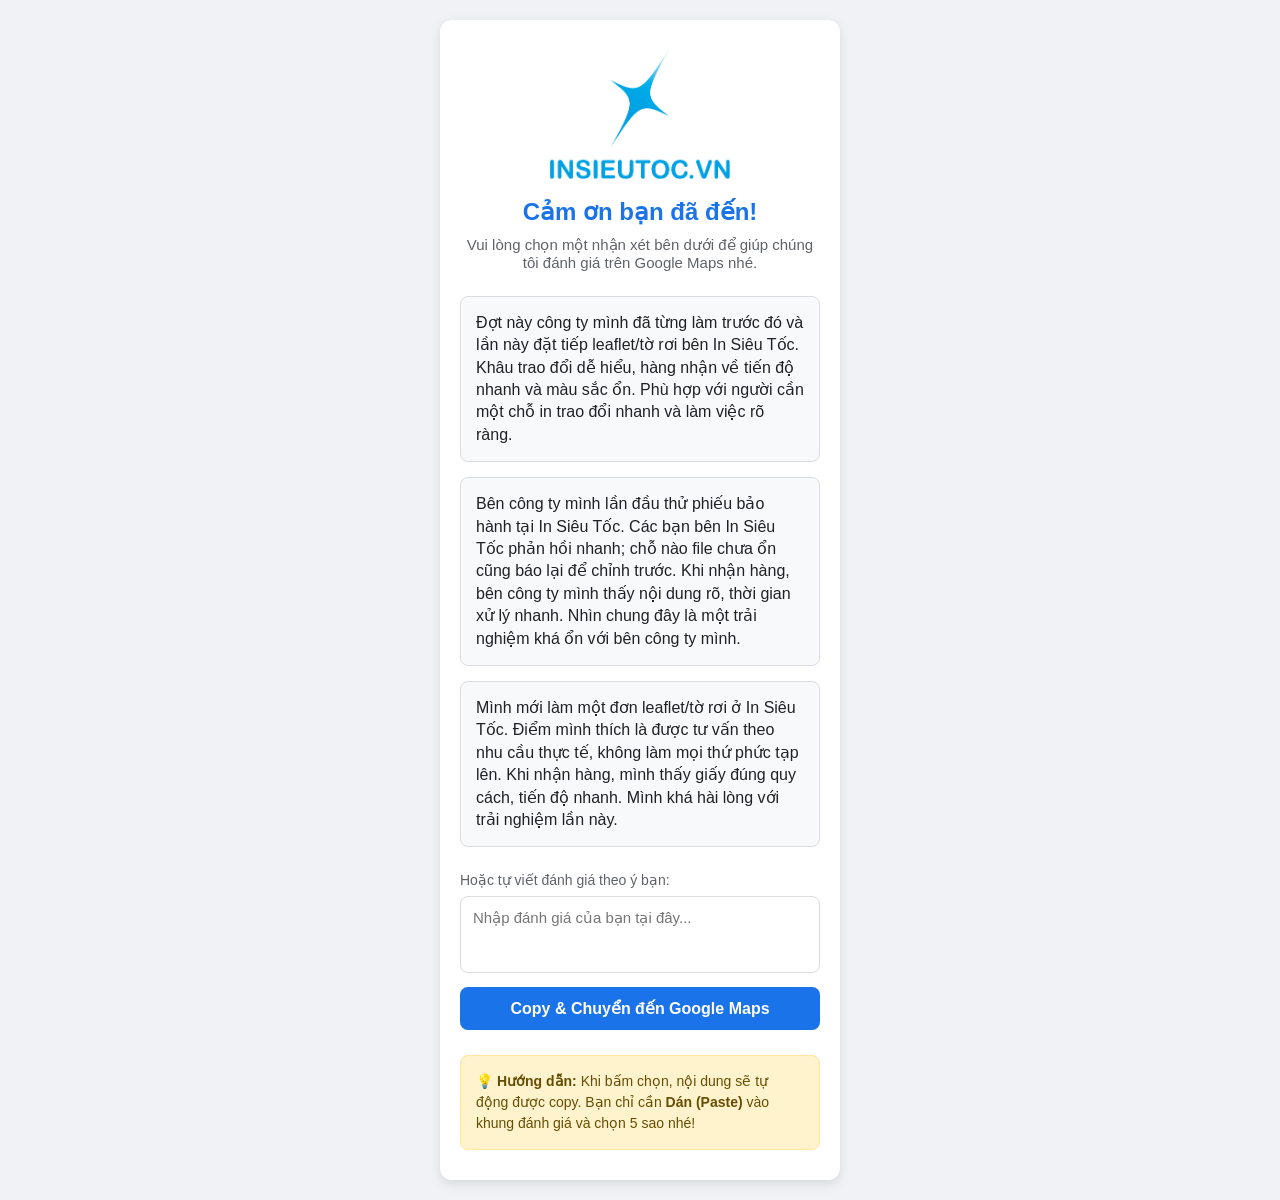
<file: index.html>
<!DOCTYPE html>
<html lang="vi">
<head>
    <meta charset="UTF-8">
    <meta name="viewport" content="width=device-width, initial-scale=1.0">
    <title>Đánh giá dịch vụ</title>
    <link rel="stylesheet" href="style.css">
</head>
<body>
    <div class="container">
        <div class="header">
            <img src="logo.png" alt="Logo INSIEUTOC.VN" class="company-logo">
            <h2>Cảm ơn bạn đã đến!</h2>
            <p>Vui lòng chọn một nhận xét bên dưới để giúp chúng tôi đánh giá trên Google Maps nhé.</p>
        </div>

        <div id="suggestions-container" class="suggestions">
            <!-- Các nút gợi ý sẽ được Javascript thêm vào đây -->
        </div>

        <div class="custom-review">
            <p>Hoặc tự viết đánh giá theo ý bạn:</p>
            <textarea id="custom-text" rows="3" placeholder="Nhập đánh giá của bạn tại đây..."></textarea>
            <button id="custom-btn" class="custom-btn" onclick="handleCustomSubmit()">Copy & Chuyển đến Google Maps</button>
        </div>

        <div class="instructions">
            <p>💡 <b>Hướng dẫn:</b> Khi bấm chọn, nội dung sẽ tự động được copy. Bạn chỉ cần <b>Dán (Paste)</b> vào khung đánh giá và chọn 5 sao nhé!</p>
        </div>
    </div>

    <!-- Thông báo nhỏ nhắn (Toast) -->
    <div id="toast" class="toast hidden">Đã chép nội dung! Đang chuyển hướng...</div>

    <script src="app.js"></script>
</body>
</html>
</file>
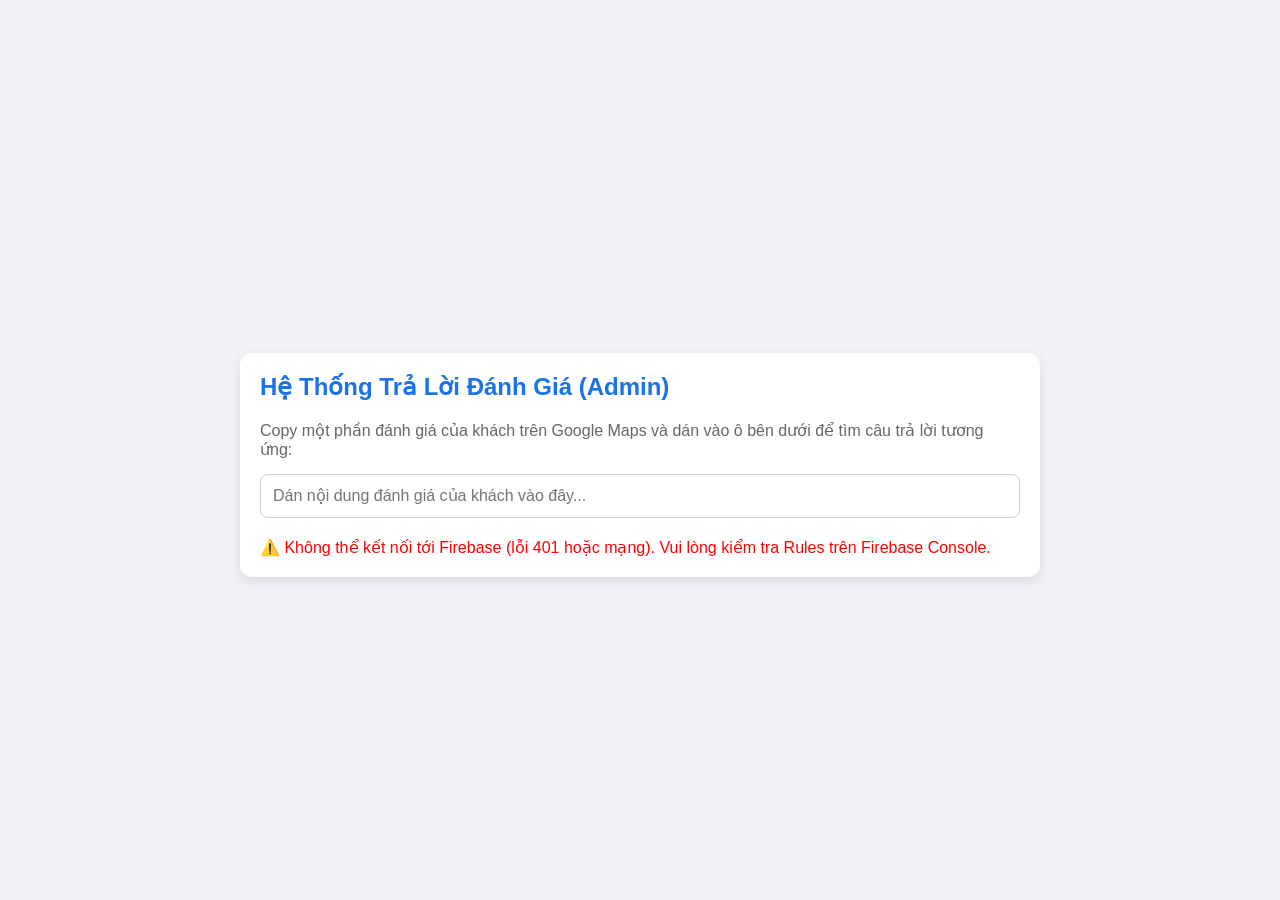
<file: admin.html>
<!DOCTYPE html>
<html lang="vi">
<head>
    <meta charset="UTF-8">
    <meta name="viewport" content="width=device-width, initial-scale=1.0">
    <title>Quản Trị - Trả Lời Đánh Giá</title>
    <link rel="stylesheet" href="style.css">
    <style>
        .admin-container { max-width: 800px; margin: auto; padding: 20px; background: white; border-radius: 12px; box-shadow: 0 4px 12px rgba(0,0,0,0.1); }
        .search-box { width: 100%; padding: 12px; font-size: 16px; border: 1px solid #ccc; border-radius: 8px; margin-bottom: 20px; }
        .review-card { border: 1px solid #e0e0e0; padding: 15px; margin-bottom: 15px; border-radius: 8px; text-align: left;}
        .review-text { font-style: italic; color: #555; margin-bottom: 10px; padding-bottom: 10px; border-bottom: 1px dashed #ccc;}
        .reply-text { font-weight: bold; color: #1a73e8; margin-bottom: 15px;}
        .btn-group { display: flex; gap: 10px; }
        .btn { padding: 10px 15px; border: none; border-radius: 5px; cursor: pointer; color: white; font-weight: bold;}
        .btn-copy { background-color: #1a73e8; }
        .btn-done { background-color: #34a853; }
        #no-result { display: none; color: red; }
    </style>
</head>
<body style="align-items: flex-start; padding-top: 50px;">
    <div class="admin-container">
        <h2 style="color: #1a73e8; margin-bottom: 20px;">Hệ Thống Trả Lời Đánh Giá (Admin)</h2>
        <p style="margin-bottom: 15px; color: #666;">Copy một phần đánh giá của khách trên Google Maps và dán vào ô bên dưới để tìm câu trả lời tương ứng:</p>
        
        <input type="text" id="search" class="search-box" placeholder="Dán nội dung đánh giá của khách vào đây..." oninput="filterReviews()">
        
        <p id="no-result">Không tìm thấy đánh giá này trong hệ thống (Có thể khách tự gõ tay hoặc chưa được đồng bộ).</p>

        <div id="results-container">
            <!-- Kết quả sẽ hiện ở đây -->
        </div>
    </div>

    <!-- Toast Notification -->
    <div id="toast" class="toast hidden">Đã chép câu trả lời!</div>

    <script src="admin.js"></script>
</body>
</html>
</file>
<file: style.css>
* {
    box-sizing: border-box;
    margin: 0;
    padding: 0;
    font-family: 'Segoe UI', Tahoma, Geneva, Verdana, sans-serif;
}

body {
    background-color: #f0f2f5;
    display: flex;
    justify-content: center;
    align-items: center;
    min-height: 100vh;
    padding: 20px;
}

.container {
    background-color: #fff;
    border-radius: 12px;
    box-shadow: 0 4px 12px rgba(0,0,0,0.1);
    width: 100%;
    max-width: 400px;
    padding: 30px 20px;
    text-align: center;
}

.company-logo {
    max-width: 180px;
    height: auto;
    margin-bottom: 15px;
    object-fit: contain;
}

.header h2 {
    color: #1a73e8;
    margin-bottom: 10px;
}

.header p {
    color: #5f6368;
    font-size: 15px;
    margin-bottom: 25px;
}

.suggestions {
    display: flex;
    flex-direction: column;
    gap: 15px;
    margin-bottom: 25px;
}

.suggestion-btn {
    background-color: #f8f9fa;
    border: 1px solid #dadce0;
    border-radius: 8px;
    padding: 15px;
    font-size: 16px;
    color: #202124;
    cursor: pointer;
    transition: all 0.2s ease;
    text-align: left;
    position: relative;
    line-height: 1.4;
}

.suggestion-btn:hover {
    background-color: #e8f0fe;
    border-color: #1a73e8;
}

.suggestion-btn:active {
    background-color: #d2e3fc;
}

.custom-review {
    margin-bottom: 25px;
    text-align: left;
}

.custom-review p {
    color: #5f6368;
    font-size: 14px;
    margin-bottom: 8px;
    font-weight: 500;
}

#custom-text {
    width: 100%;
    padding: 12px;
    border: 1px solid #dadce0;
    border-radius: 8px;
    font-size: 15px;
    resize: none;
    margin-bottom: 10px;
    font-family: inherit;
}

#custom-text:focus {
    outline: none;
    border-color: #1a73e8;
}

.custom-btn {
    width: 100%;
    background-color: #1a73e8;
    color: white;
    border: none;
    border-radius: 8px;
    padding: 12px;
    font-size: 16px;
    font-weight: bold;
    cursor: pointer;
    transition: background-color 0.2s;
}

.custom-btn:hover {
    background-color: #1557b0;
}

.instructions {
    background-color: #fff3cd;
    border: 1px solid #ffe69c;
    color: #664d03;
    padding: 15px;
    border-radius: 8px;
    font-size: 14px;
    text-align: left;
    line-height: 1.5;
}

/* Toast notification */
.toast {
    position: fixed;
    bottom: 30px;
    left: 50%;
    transform: translateX(-50%);
    background-color: #323232;
    color: white;
    padding: 12px 24px;
    border-radius: 50px;
    font-size: 14px;
    z-index: 1000;
    transition: opacity 0.3s;
}

.toast.hidden {
    opacity: 0;
    pointer-events: none;
}

/* Mẹo hướng dẫn mở trình duyệt cho iPhone trên Zalo */
.ios-zalo-tip {
    background-color: #e8f0fe;
    border: 1px solid #aecbfa;
    color: #174ea6;
    padding: 12px 14px;
    border-radius: 8px;
    margin-bottom: 20px;
    text-align: left;
    font-size: 13.5px;
    line-height: 1.5;
    display: flex;
    gap: 10px;
    align-items: flex-start;
}

.ios-zalo-tip .tip-icon {
    font-size: 20px;
    line-height: 1;
}
</file>
